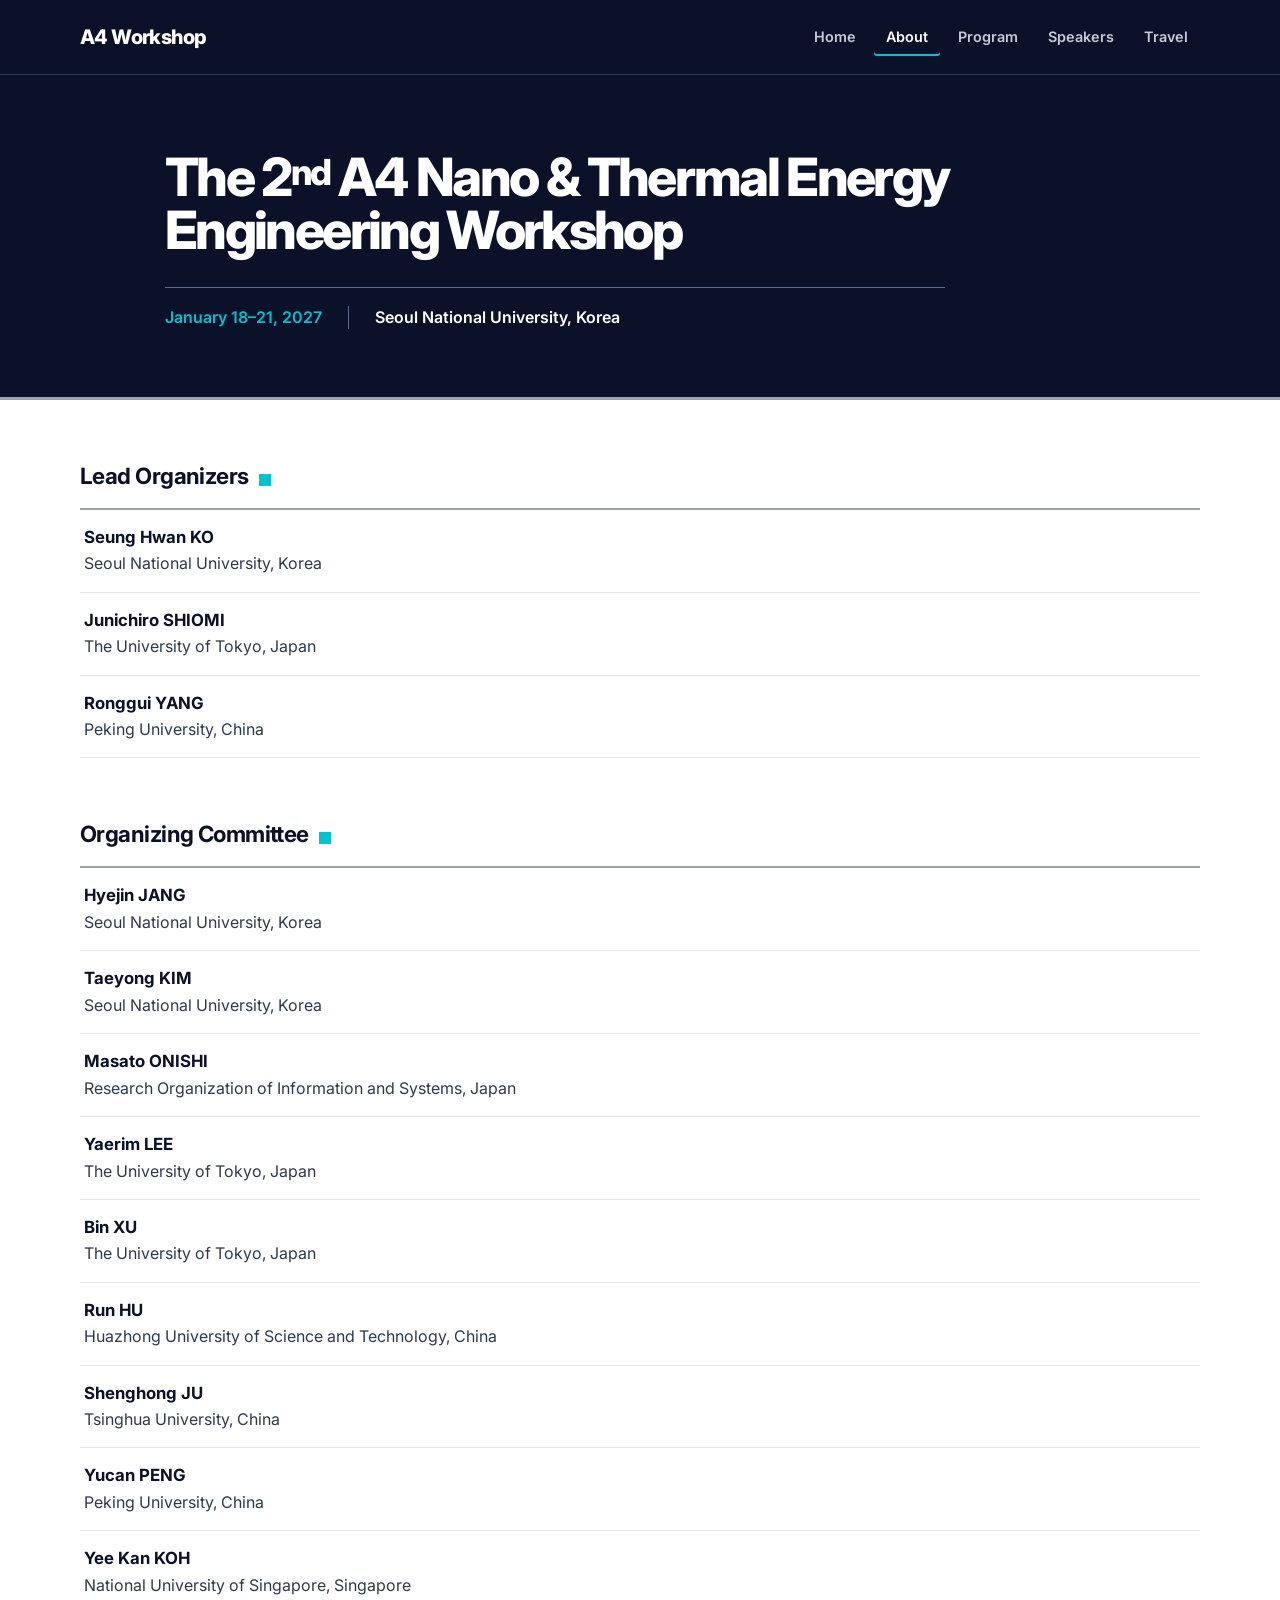
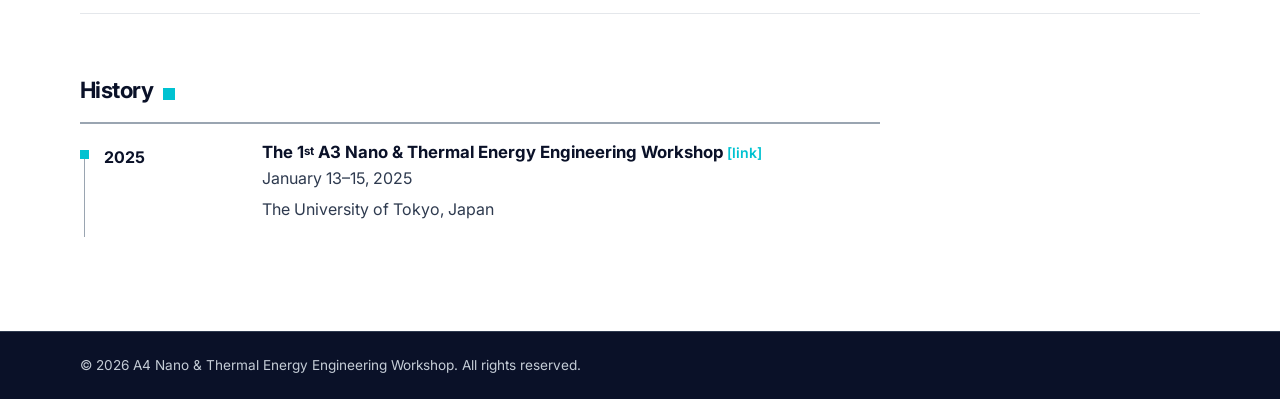
<file: index.html>
<!doctype html>
<html lang="en">
  <head>
    <meta charset="utf-8">
    <meta name="viewport" content="width=device-width, initial-scale=1">
    <meta name="description" content="A4 Workshop — academic workshop information.">
    <title>A4 Workshop</title>
    <link rel="preconnect" href="https://fonts.googleapis.com">
    <link rel="preconnect" href="https://fonts.gstatic.com" crossorigin>
    <link href="https://fonts.googleapis.com/css2?family=Inter:wght@400;500;600;700;800&display=swap" rel="stylesheet">
    <link rel="stylesheet" href="assets/css/style.css?v=20261013-2">
    <script src="assets/js/main.js" defer></script>
  </head>
  <body>
    <header class="site-header">
      <div class="container header-inner">
        <a class="brand" href="index.html" aria-label="A4 Workshop home">A4 Workshop</a>
        <button class="menu-toggle" type="button" aria-expanded="false" aria-controls="primary-navigation">Menu</button>
        <nav id="primary-navigation" class="primary-navigation" aria-label="Primary navigation">
          <a href="https://a4workshop2027.org/2027/" target="_blank" rel="noopener noreferrer">Home</a>
          <a class="active" aria-current="page" href="index.html">About</a>
          <div class="nav-group">
            <a class="program-link" href="program-at-a-glance.html">Program</a>
            <div id="program-submenu" class="program-submenu">
              <a href="program-at-a-glance.html">Program at a Glance</a>
              <a href="program.html">Full Program</a>
            </div>
          </div>
          <a href="speakers.html">Speakers</a>
          <a href="travel.html">Travel</a>
        </nav>
      </div>
    </header>

    <main>
      <section class="page-hero home-hero">
        <div class="container home-hero-content">
          <h1>The 2<sup>nd</sup> A4 Nano &amp; Thermal Energy Engineering Workshop</h1>
          <div class="hero-event-details" aria-label="Workshop date and venue">
            <p><time datetime="2027-01-18">January 18</time>–<time datetime="2027-01-21">21, 2027</time></p>
            <p>Seoul National University, Korea</p>
          </div>
        </div>
      </section>

      <section class="content-section home-content">
        <div class="container home-layout">
          <section class="home-section" aria-labelledby="lead-organizers-title">
            <h2 id="lead-organizers-title" class="heading-accent-end">Lead Organizers</h2>
            <div class="organizer-list" aria-label="Lead organizers">
              <article class="organizer-row organizer-row--person">
                <div>
                  <h3>Seung Hwan KO</h3>
                  <p>Seoul National University, Korea</p>
                </div>
              </article>
              <article class="organizer-row organizer-row--person">
                <div>
                  <h3>Junichiro SHIOMI</h3>
                  <p>The University of Tokyo, Japan</p>
                </div>
              </article>
              <article class="organizer-row organizer-row--person">
                <div>
                  <h3>Ronggui YANG</h3>
                  <p>Peking University, China</p>
                </div>
              </article>
            </div>
          </section>

          <section class="home-section" aria-labelledby="committee-title">
            <h2 id="committee-title" class="heading-accent-end">Organizing Committee</h2>
            <div class="organizer-list" aria-label="Organizing committee">
              <article class="organizer-row organizer-row--person">
                <div>
                  <h3>Hyejin JANG</h3>
                  <p>Seoul National University, Korea</p>
                </div>
              </article>
              <article class="organizer-row organizer-row--person">
                <div>
                  <h3>Taeyong KIM</h3>
                  <p>Seoul National University, Korea</p>
                </div>
              </article>
              <article class="organizer-row organizer-row--person">
                <div>
                  <h3>Masato ONISHI</h3>
                  <p>Research Organization of Information and Systems, Japan</p>
                </div>
              </article>
              <article class="organizer-row organizer-row--person">
                <div>
                  <h3>Yaerim LEE</h3>
                  <p>The University of Tokyo, Japan</p>
                </div>
              </article>
              <article class="organizer-row organizer-row--person">
                <div>
                  <h3>Bin XU</h3>
                  <p>The University of Tokyo, Japan</p>
                </div>
              </article>
              <article class="organizer-row organizer-row--person">
                <div>
                  <h3>Run HU</h3>
                  <p>Huazhong University of Science and Technology, China</p>
                </div>
              </article>
              <article class="organizer-row organizer-row--person">
                <div>
                  <h3>Shenghong JU</h3>
                  <p>Tsinghua University, China</p>
                </div>
              </article>
              <article class="organizer-row organizer-row--person">
                <div>
                  <h3>Yucan PENG</h3>
                  <p>Peking University, China</p>
                </div>
              </article>
              <article class="organizer-row organizer-row--person">
                <div>
                  <h3>Yee Kan KOH</h3>
                  <p>National University of Singapore, Singapore</p>
                </div>
              </article>
            </div>
          </section>

          <section class="home-section" aria-labelledby="history-title">
            <h2 id="history-title" class="heading-accent-end">History</h2>
            <ol class="history-list" aria-label="Workshop history">
              <li>
                <p class="history-year">2025</p>
                <div>
                  <h3>The 1<sup>st</sup> A3 Nano &amp; Thermal Energy Engineering Workshop <a href="https://www.phonon.t.u-tokyo.ac.jp/A3_workshop/2024/index.html" target="_blank" rel="noopener noreferrer">[link]</a></h3>
                  <p><time datetime="2025-01-13">January 13</time>–<time datetime="2025-01-15">15, 2025</time></p>
                  <p>The University of Tokyo, Japan</p>
                </div>
              </li>
            </ol>
          </section>
          </div>
      </section>
    </main>

    <footer class="site-footer"><div class="container">© 2026 A4 Nano &amp; Thermal Energy Engineering Workshop. All rights reserved.</div></footer>
  </body>
</html>
</file>
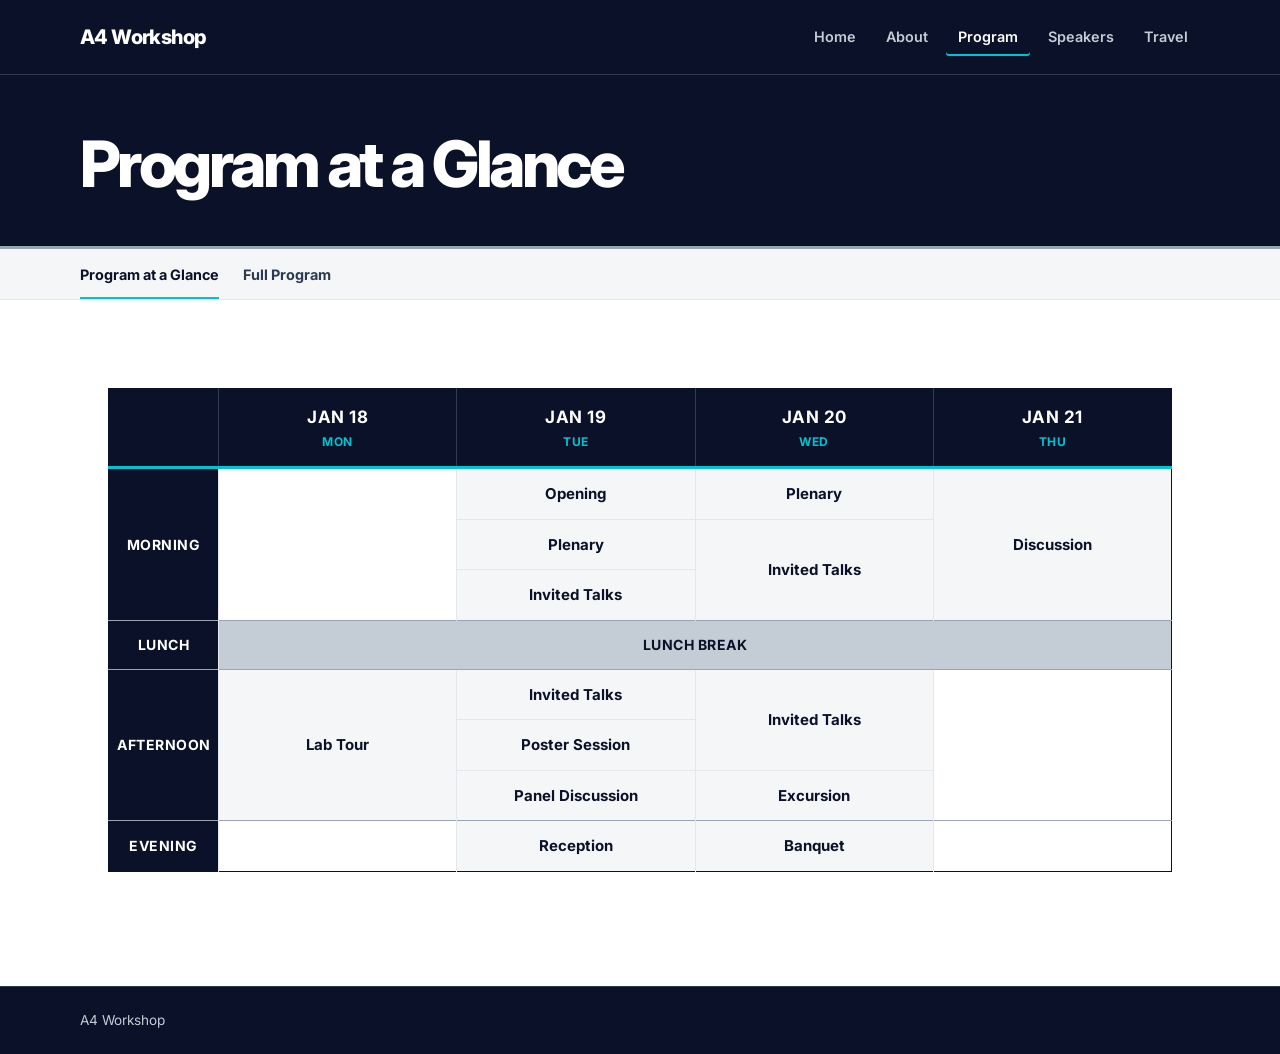
<file: program-at-a-glance.html>
<!doctype html>
<html lang="en">
  <head>
    <meta charset="utf-8">
    <meta name="viewport" content="width=device-width, initial-scale=1">
    <meta name="description" content="Program at a glance for A4 Workshop.">
    <title>Program at a Glance | A4 Workshop</title>
    <link rel="preconnect" href="https://fonts.googleapis.com">
    <link rel="preconnect" href="https://fonts.gstatic.com" crossorigin>
    <link href="https://fonts.googleapis.com/css2?family=Inter:wght@400;500;600;700;800&display=swap" rel="stylesheet">
    <link rel="stylesheet" href="assets/css/style.css?v=20261013-2">
    <script src="assets/js/main.js" defer></script>
  </head>
  <body>
    <header class="site-header">
      <div class="container header-inner">
        <a class="brand" href="index.html" aria-label="A4 Workshop home">A4 Workshop</a>
        <button class="menu-toggle" type="button" aria-expanded="false" aria-controls="primary-navigation">Menu</button>
        <nav id="primary-navigation" class="primary-navigation" aria-label="Primary navigation">
          <a href="https://a4workshop2027.org/2027/" target="_blank" rel="noopener noreferrer">Home</a>
          <a href="index.html">About</a>
          <div class="nav-group active">
            <a class="program-link active" href="program-at-a-glance.html">Program</a>
            <div id="program-submenu" class="program-submenu">
              <a class="active" aria-current="page" href="program-at-a-glance.html">Program at a Glance</a>
              <a href="program.html">Full Program</a>
            </div>
          </div>
          <a href="speakers.html">Speakers</a>
          <a href="travel.html">Travel</a>
        </nav>
      </div>
    </header>
    <main>
      <section class="page-hero"><div class="container"><h1>Program at a Glance</h1></div></section>
      <nav class="anchor-navigation" aria-label="Program pages">
        <div class="container">
          <a aria-current="page" href="program-at-a-glance.html">Program at a Glance</a>
          <a href="program.html">Full Program</a>
        </div>
      </nav>
      <section class="content-section"><div class="container">
        <figure class="program-overview">
          <figcaption class="visually-hidden">Four-day workshop overview, arranged by morning, lunch, afternoon, and evening.</figcaption>
          <div class="program-overview-scroll" tabindex="0" role="region" aria-label="Program at a Glance schedule. Scroll horizontally to view all dates.">
            <table class="program-overview-table">
              <thead>
                <tr>
                  <th scope="col"><span class="visually-hidden">Time of day</span></th>
                  <th scope="col">Jan 18<span>Mon</span></th>
                  <th scope="col">Jan 19<span>Tue</span></th>
                  <th scope="col">Jan 20<span>Wed</span></th>
                  <th scope="col">Jan 21<span>Thu</span></th>
                </tr>
              </thead>
              <tbody>
                <tr>
                  <th scope="rowgroup" rowspan="3">Morning</th>
                  <td class="schedule-empty" rowspan="3"></td>
                  <td>Opening</td>
                  <td>Plenary</td>
                  <td rowspan="3">Discussion</td>
                </tr>
                <tr>
                  <td>Plenary</td>
                  <td rowspan="2">Invited Talks</td>
                </tr>
                <tr>
                  <td>Invited Talks</td>
                </tr>
                <tr class="schedule-lunch">
                  <th scope="row">Lunch</th>
                  <td colspan="4">Lunch Break</td>
                </tr>
                <tr>
                  <th scope="rowgroup" rowspan="3">Afternoon</th>
                  <td rowspan="3">Lab Tour</td>
                  <td>Invited Talks</td>
                  <td rowspan="2">Invited Talks</td>
                  <td class="schedule-empty" rowspan="3"></td>
                </tr>
                <tr>
                  <td>Poster Session</td>
                </tr>
                <tr>
                  <td>Panel Discussion</td>
                  <td>Excursion</td>
                </tr>
                <tr class="schedule-evening">
                  <th scope="row">Evening</th>
                  <td class="schedule-empty"></td>
                  <td>Reception</td>
                  <td>Banquet</td>
                  <td class="schedule-empty"></td>
                </tr>
              </tbody>
            </table>
          </div>
        </figure>
      </div></section>
    </main>
    <footer class="site-footer"><div class="container">A4 Workshop</div></footer>
  </body>
</html>
</file>
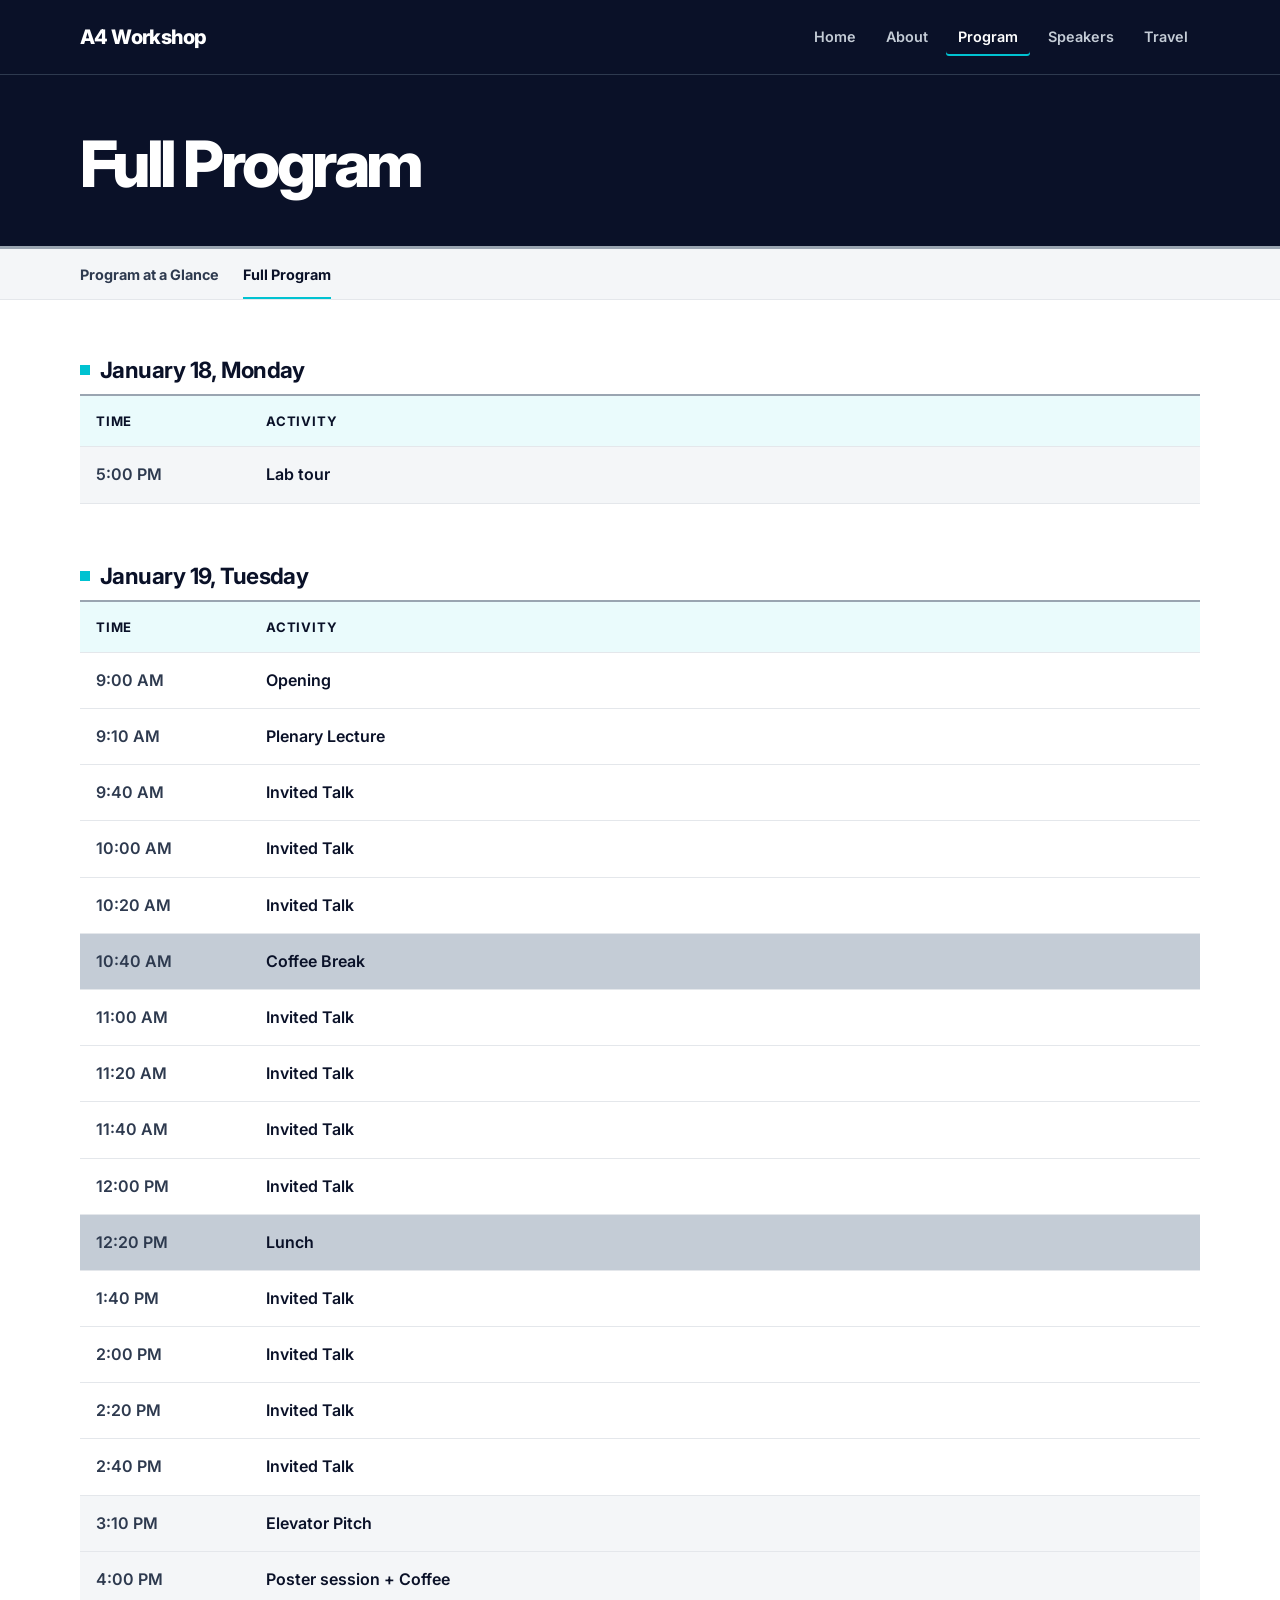
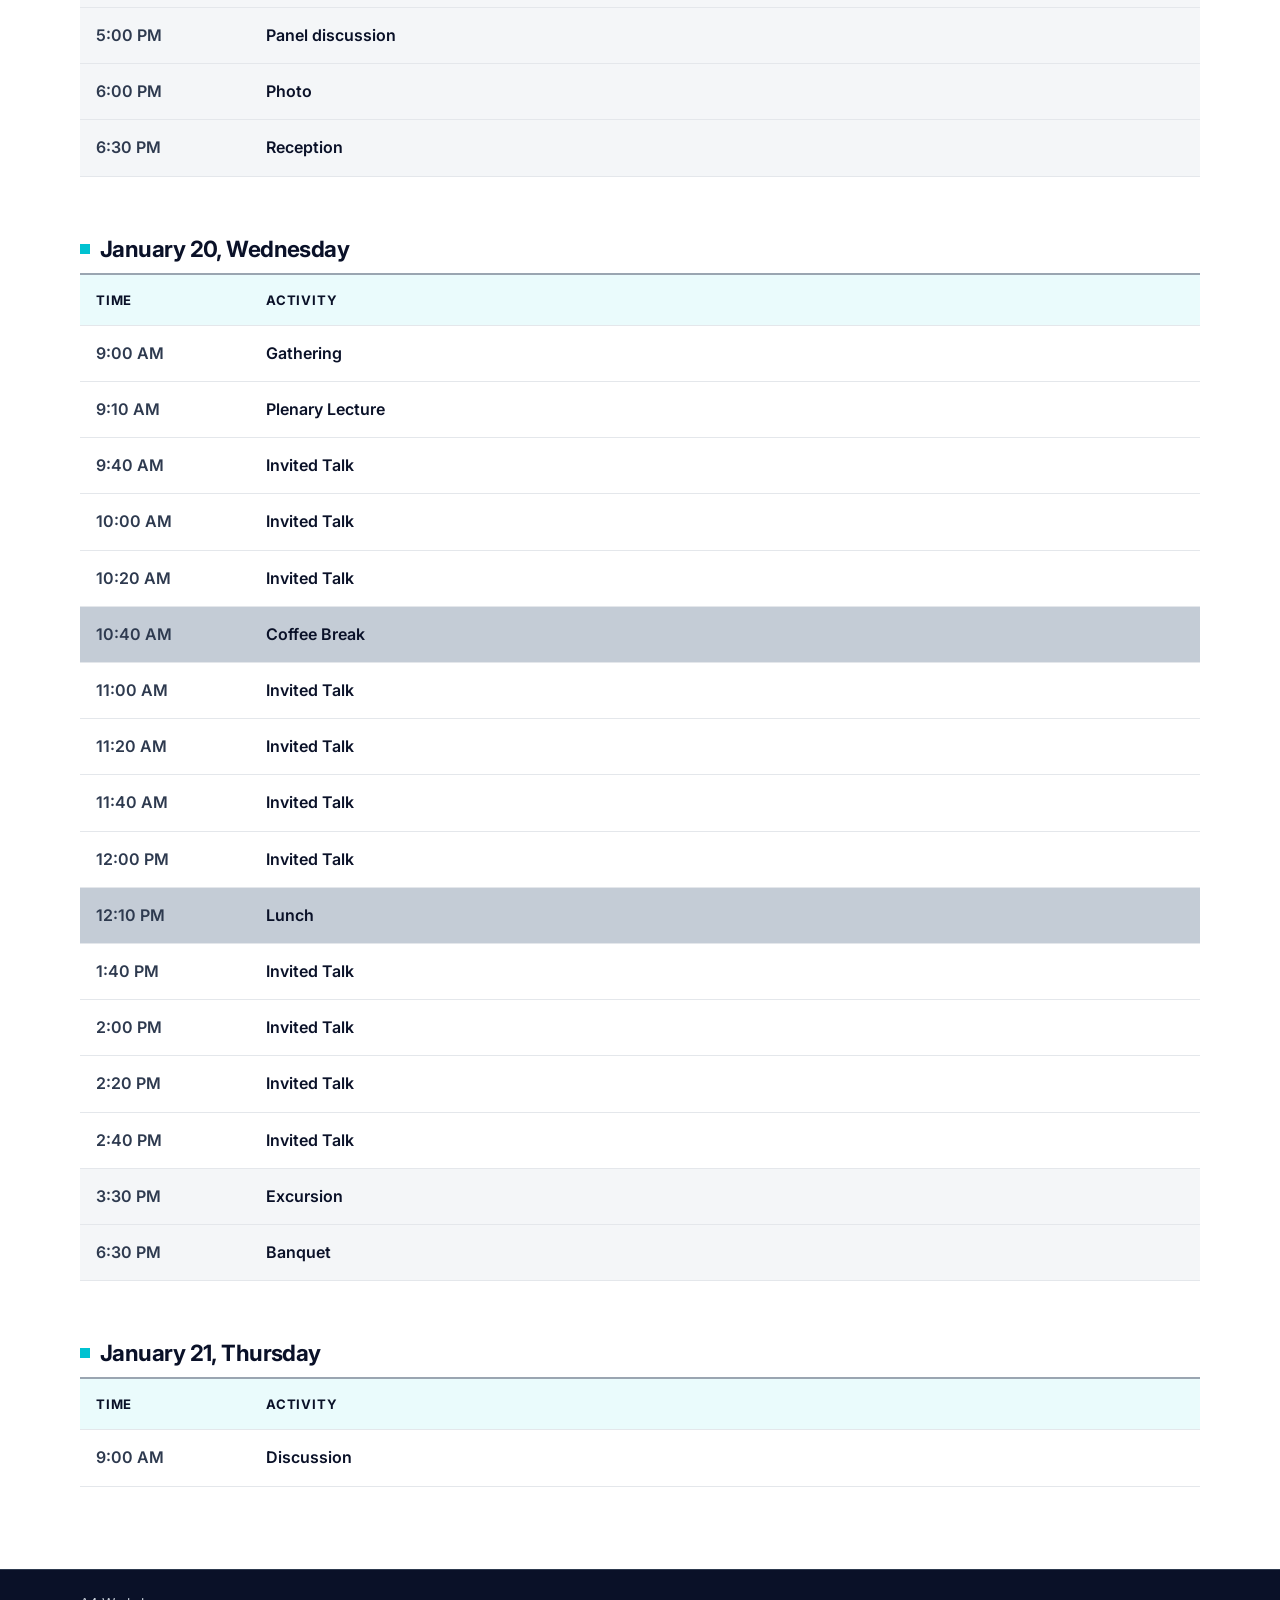
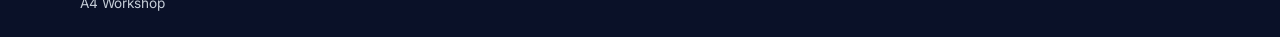
<file: program.html>
<!doctype html>
<html lang="en">
  <head>
    <meta charset="utf-8">
    <meta name="viewport" content="width=device-width, initial-scale=1">
    <meta name="description" content="Full program for A4 Workshop.">
    <title>Full Program | A4 Workshop</title>
    <link rel="preconnect" href="https://fonts.googleapis.com">
    <link rel="preconnect" href="https://fonts.gstatic.com" crossorigin>
    <link href="https://fonts.googleapis.com/css2?family=Inter:wght@400;500;600;700;800&display=swap" rel="stylesheet">
    <link rel="stylesheet" href="assets/css/style.css?v=20261013-2">
    <script src="assets/js/main.js" defer></script>
  </head>
  <body>
    <header class="site-header">
      <div class="container header-inner">
        <a class="brand" href="index.html" aria-label="A4 Workshop home">A4 Workshop</a>
        <button class="menu-toggle" type="button" aria-expanded="false" aria-controls="primary-navigation">Menu</button>
        <nav id="primary-navigation" class="primary-navigation" aria-label="Primary navigation">
          <a href="https://a4workshop2027.org/2027/" target="_blank" rel="noopener noreferrer">Home</a>
          <a href="index.html">About</a>
          <div class="nav-group active">
            <a class="program-link" href="program-at-a-glance.html">Program</a>
            <div id="program-submenu" class="program-submenu">
              <a href="program-at-a-glance.html">Program at a Glance</a>
              <a class="active" aria-current="page" href="program.html">Full Program</a>
            </div>
          </div>
          <a href="speakers.html">Speakers</a>
          <a href="travel.html">Travel</a>
        </nav>
      </div>
    </header>
    <main>
      <section class="page-hero"><div class="container"><h1>Full Program</h1></div></section>
      <nav class="anchor-navigation" aria-label="Program pages">
        <div class="container">
          <a href="program-at-a-glance.html">Program at a Glance</a>
          <a aria-current="page" href="program.html">Full Program</a>
        </div>
      </nav>
      <section class="content-section"><div class="container">
        <section class="full-program-day" aria-labelledby="january-18-program-title">
          <h2 id="january-18-program-title">January 18, Monday</h2>
          <div class="full-program-table-wrap"><table class="full-program-table"><thead><tr><th scope="col">Time</th><th scope="col">Activity</th></tr></thead><tbody>
            <tr class="program-social"><td><time datetime="17:00">5:00 PM</time></td><td>Lab tour</td></tr>
          </tbody></table></div>
        </section>

        <section class="full-program-day" aria-labelledby="january-19-program-title">
          <h2 id="january-19-program-title">January 19, Tuesday</h2>
          <div class="full-program-table-wrap"><table class="full-program-table"><thead><tr><th scope="col">Time</th><th scope="col">Activity</th></tr></thead><tbody>
            <tr><td><time datetime="09:00">9:00 AM</time></td><td>Opening</td></tr>
            <tr><td><time datetime="09:10">9:10 AM</time></td><td>Plenary Lecture</td></tr>
            <tr><td><time datetime="09:40">9:40 AM</time></td><td>Invited Talk</td></tr>
            <tr><td><time datetime="10:00">10:00 AM</time></td><td>Invited Talk</td></tr>
            <tr><td><time datetime="10:20">10:20 AM</time></td><td>Invited Talk</td></tr>
            <tr class="program-break"><td><time datetime="10:40">10:40 AM</time></td><td>Coffee Break</td></tr>
            <tr><td><time datetime="11:00">11:00 AM</time></td><td>Invited Talk</td></tr>
            <tr><td><time datetime="11:20">11:20 AM</time></td><td>Invited Talk</td></tr>
            <tr><td><time datetime="11:40">11:40 AM</time></td><td>Invited Talk</td></tr>
            <tr><td><time datetime="12:00">12:00 PM</time></td><td>Invited Talk</td></tr>
            <tr class="program-break"><td><time datetime="12:20">12:20 PM</time></td><td>Lunch</td></tr>
            <tr><td><time datetime="13:40">1:40 PM</time></td><td>Invited Talk</td></tr>
            <tr><td><time datetime="14:00">2:00 PM</time></td><td>Invited Talk</td></tr>
            <tr><td><time datetime="14:20">2:20 PM</time></td><td>Invited Talk</td></tr>
            <tr><td><time datetime="14:40">2:40 PM</time></td><td>Invited Talk</td></tr>
            <tr class="program-social"><td><time datetime="15:10">3:10 PM</time></td><td>Elevator Pitch</td></tr>
            <tr class="program-social"><td><time datetime="16:00">4:00 PM</time></td><td>Poster session + Coffee</td></tr>
            <tr class="program-social"><td><time datetime="17:00">5:00 PM</time></td><td>Panel discussion</td></tr>
            <tr class="program-social"><td><time datetime="18:00">6:00 PM</time></td><td>Photo</td></tr>
            <tr class="program-social"><td><time datetime="18:30">6:30 PM</time></td><td>Reception</td></tr>
          </tbody></table></div>
        </section>

        <section class="full-program-day" aria-labelledby="january-20-program-title">
          <h2 id="january-20-program-title">January 20, Wednesday</h2>
          <div class="full-program-table-wrap"><table class="full-program-table"><thead><tr><th scope="col">Time</th><th scope="col">Activity</th></tr></thead><tbody>
            <tr><td><time datetime="09:00">9:00 AM</time></td><td>Gathering</td></tr>
            <tr><td><time datetime="09:10">9:10 AM</time></td><td>Plenary Lecture</td></tr>
            <tr><td><time datetime="09:40">9:40 AM</time></td><td>Invited Talk</td></tr>
            <tr><td><time datetime="10:00">10:00 AM</time></td><td>Invited Talk</td></tr>
            <tr><td><time datetime="10:20">10:20 AM</time></td><td>Invited Talk</td></tr>
            <tr class="program-break"><td><time datetime="10:40">10:40 AM</time></td><td>Coffee Break</td></tr>
            <tr><td><time datetime="11:00">11:00 AM</time></td><td>Invited Talk</td></tr>
            <tr><td><time datetime="11:20">11:20 AM</time></td><td>Invited Talk</td></tr>
            <tr><td><time datetime="11:40">11:40 AM</time></td><td>Invited Talk</td></tr>
            <tr><td><time datetime="12:00">12:00 PM</time></td><td>Invited Talk</td></tr>
            <tr class="program-break"><td><time datetime="12:10">12:10 PM</time></td><td>Lunch</td></tr>
            <tr><td><time datetime="13:40">1:40 PM</time></td><td>Invited Talk</td></tr>
            <tr><td><time datetime="14:00">2:00 PM</time></td><td>Invited Talk</td></tr>
            <tr><td><time datetime="14:20">2:20 PM</time></td><td>Invited Talk</td></tr>
            <tr><td><time datetime="14:40">2:40 PM</time></td><td>Invited Talk</td></tr>
            <tr class="program-social"><td><time datetime="15:30">3:30 PM</time></td><td>Excursion</td></tr>
            <tr class="program-social"><td><time datetime="18:30">6:30 PM</time></td><td>Banquet</td></tr>
          </tbody></table></div>
        </section>

        <section class="full-program-day" aria-labelledby="january-21-program-title">
          <h2 id="january-21-program-title">January 21, Thursday</h2>
          <div class="full-program-table-wrap"><table class="full-program-table"><thead><tr><th scope="col">Time</th><th scope="col">Activity</th></tr></thead><tbody>
            <tr><td><time datetime="09:00">9:00 AM</time></td><td>Discussion</td></tr>
          </tbody></table></div>
        </section>
      </div></section>
    </main>
    <footer class="site-footer"><div class="container">A4 Workshop</div></footer>
  </body>
</html>
</file>
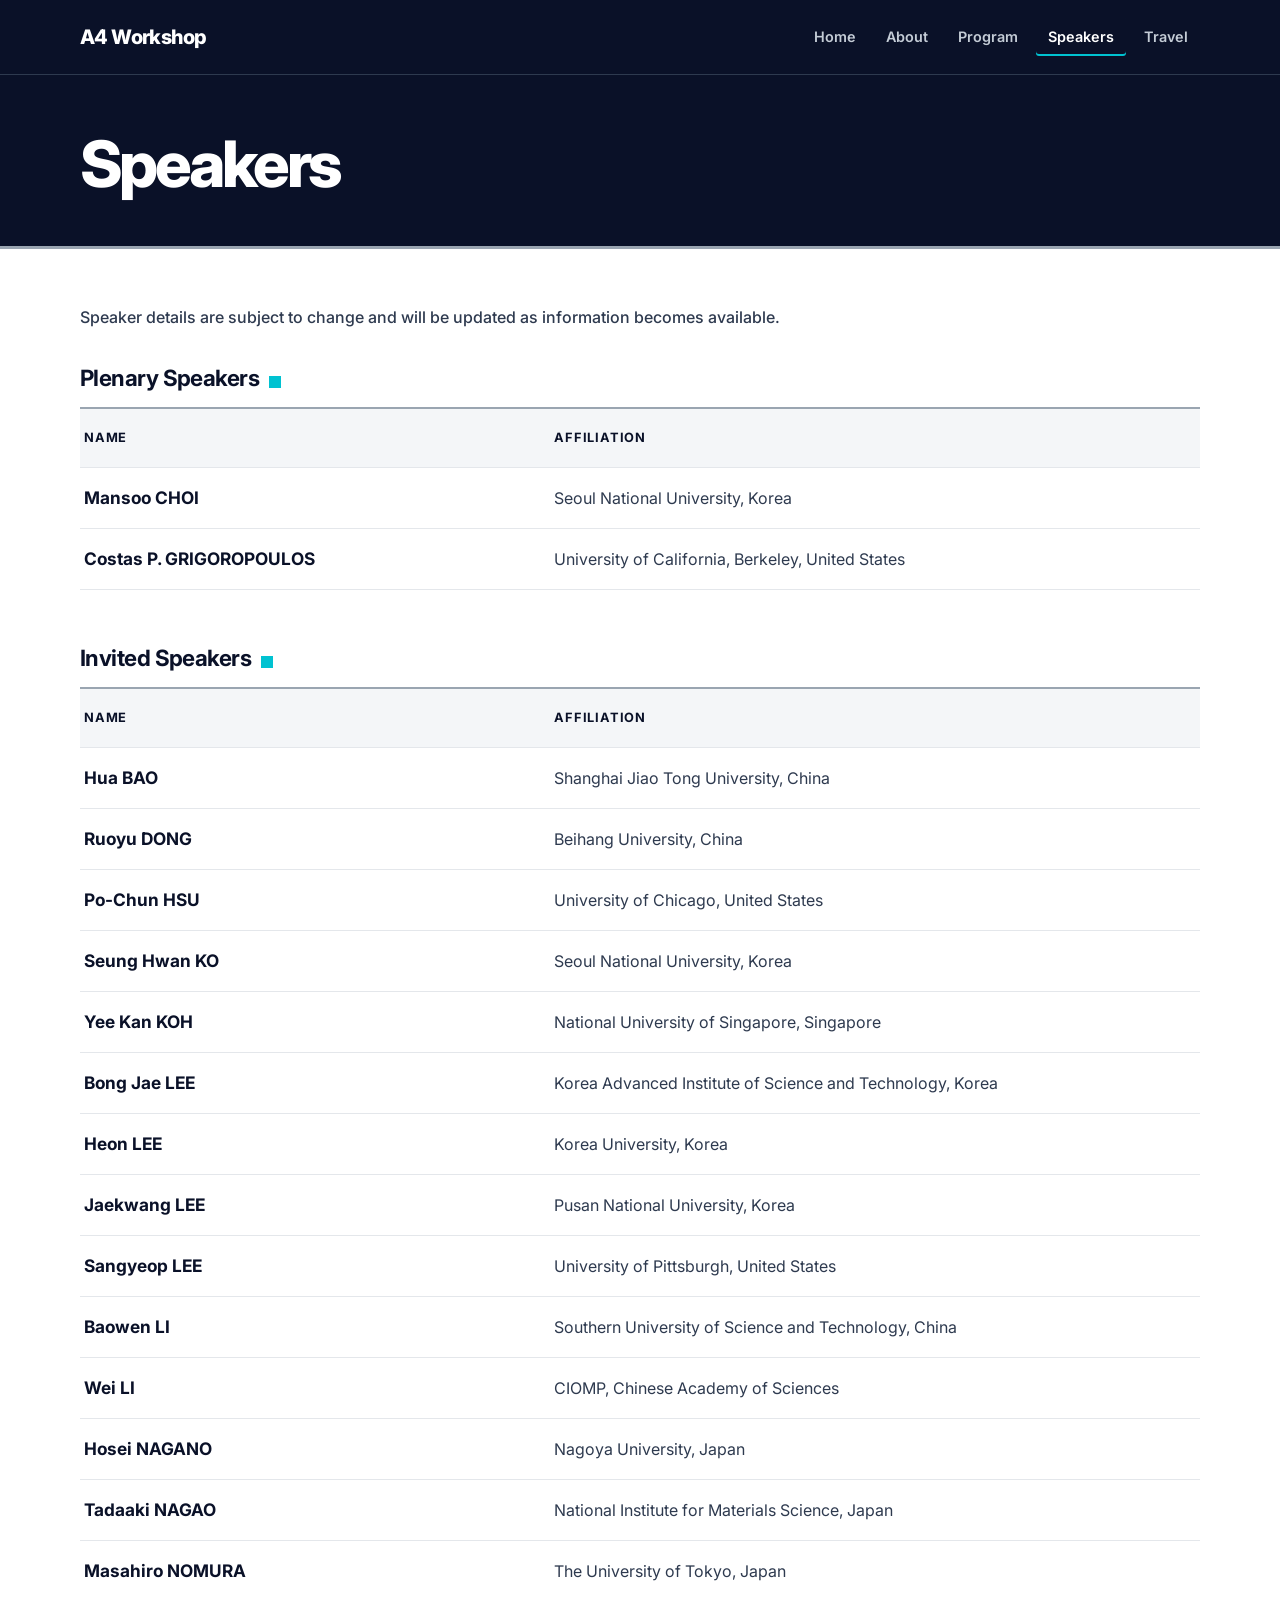
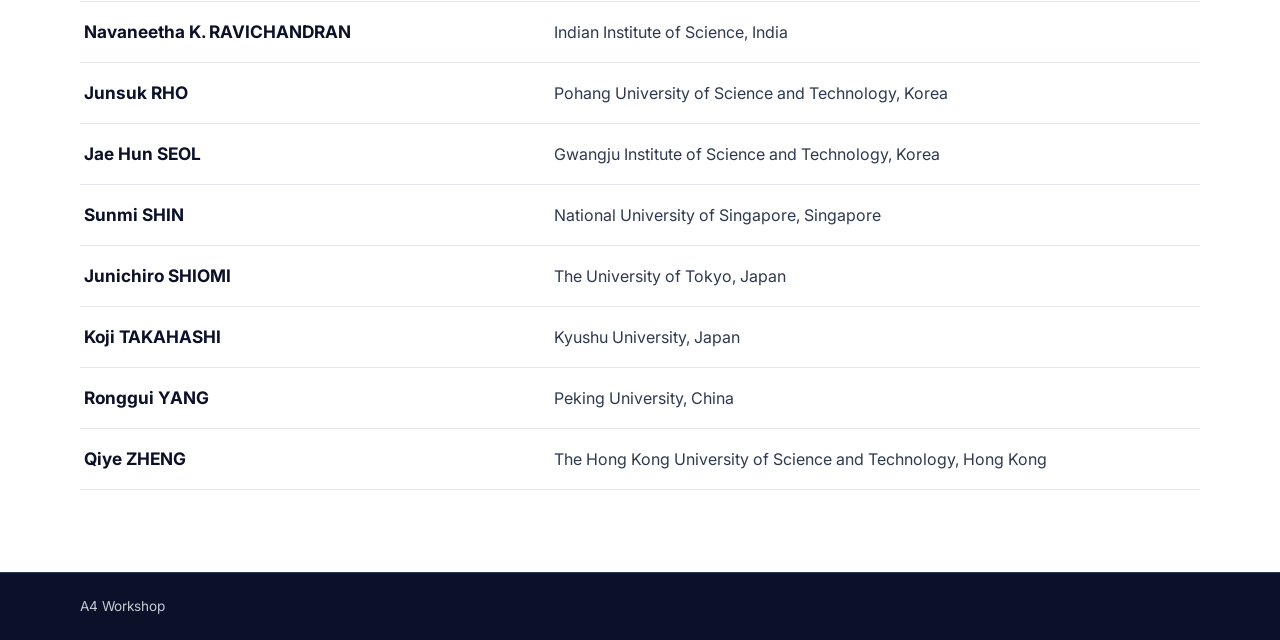
<file: speakers.html>
<!doctype html>
<html lang="en">
  <head>
    <meta charset="utf-8">
    <meta name="viewport" content="width=device-width, initial-scale=1">
    <meta name="description" content="Invited speakers at A4 Workshop.">
    <title>Invited Speakers | A4 Workshop</title>
    <link rel="preconnect" href="https://fonts.googleapis.com">
    <link rel="preconnect" href="https://fonts.gstatic.com" crossorigin>
    <link href="https://fonts.googleapis.com/css2?family=Inter:wght@400;500;600;700;800&display=swap" rel="stylesheet">
    <link rel="stylesheet" href="assets/css/style.css?v=20261013-2">
    <script src="assets/js/main.js" defer></script>
  </head>
  <body>
    <header class="site-header">
      <div class="container header-inner">
        <a class="brand" href="index.html" aria-label="A4 Workshop home">A4 Workshop</a>
        <button class="menu-toggle" type="button" aria-expanded="false" aria-controls="primary-navigation">Menu</button>
        <nav id="primary-navigation" class="primary-navigation" aria-label="Primary navigation">
          <a href="https://a4workshop2027.org/2027/" target="_blank" rel="noopener noreferrer">Home</a>
          <a href="index.html">About</a>
          <div class="nav-group">
            <a class="program-link" href="program-at-a-glance.html">Program</a>
            <div id="program-submenu" class="program-submenu">
              <a href="program-at-a-glance.html">Program at a Glance</a>
              <a href="program.html">Full Program</a>
            </div>
          </div>
          <a class="active" aria-current="page" href="speakers.html">Speakers</a>
          <a href="travel.html">Travel</a>
        </nav>
      </div>
    </header>

    <main>
      <section class="page-hero"><div class="container"><h1>Speakers</h1></div></section>
      <section class="content-section"><div class="container">
        <p class="speaker-notice">Speaker details are subject to change and will be updated as information becomes available.</p>
        <section class="speaker-section" aria-labelledby="plenary-speakers-title">
          <h2 id="plenary-speakers-title" class="speaker-heading-accent-end">Plenary Speakers</h2>
          <table class="speaker-table">
            <thead><tr><th scope="col">Name</th><th scope="col">Affiliation</th></tr></thead>
            <tbody>
              <tr><td>Mansoo CHOI</td><td>Seoul National University, Korea</td></tr>
              <tr><td>Costas P. GRIGOROPOULOS</td><td>University of California, Berkeley, United States</td></tr>
            </tbody>
          </table>
        </section>
        <section class="speaker-section" aria-labelledby="invited-speakers-title">
          <h2 id="invited-speakers-title" class="speaker-heading-accent-end">Invited Speakers</h2>
          <table class="speaker-table">
            <thead><tr><th scope="col">Name</th><th scope="col">Affiliation</th></tr></thead>
            <tbody>
              <tr><td>Hua BAO</td><td>Shanghai Jiao Tong University, China</td></tr>
              <tr><td>Ruoyu DONG</td><td>Beihang University, China</td></tr>
              <tr><td>Po-Chun HSU</td><td>University of Chicago, United States</td></tr>
              <tr><td>Seung Hwan KO</td><td>Seoul National University, Korea</td></tr>
              <tr><td>Yee Kan KOH</td><td>National University of Singapore, Singapore</td></tr>
              <tr><td>Bong Jae LEE</td><td>Korea Advanced Institute of Science and Technology, Korea</td></tr>
              <tr><td>Heon LEE</td><td>Korea University, Korea</td></tr>
              <tr><td>Jaekwang LEE</td><td>Pusan National University, Korea</td></tr>
              <tr><td>Sangyeop LEE</td><td>University of Pittsburgh, United States</td></tr>
              <tr><td>Baowen LI</td><td>Southern University of Science and Technology, China</td></tr>
              <tr><td>Wei LI</td><td>CIOMP, Chinese Academy of Sciences</td></tr>
              <tr><td>Hosei NAGANO</td><td>Nagoya University, Japan</td></tr>
              <tr><td>Tadaaki NAGAO</td><td>National Institute for Materials Science, Japan</td></tr>
              <tr><td>Masahiro NOMURA</td><td>The University of Tokyo, Japan</td></tr>
              <tr><td>Navaneetha K. RAVICHANDRAN</td><td>Indian Institute of Science, India</td></tr>
              <tr><td>Junsuk RHO</td><td>Pohang University of Science and Technology, Korea</td></tr>
              <tr><td>Jae Hun SEOL</td><td>Gwangju Institute of Science and Technology, Korea</td></tr>
              <tr><td>Sunmi SHIN</td><td>National University of Singapore, Singapore</td></tr>
              <tr><td>Junichiro SHIOMI</td><td>The University of Tokyo, Japan</td></tr>
              <tr><td>Koji TAKAHASHI</td><td>Kyushu University, Japan</td></tr>
              <tr><td>Ronggui YANG</td><td>Peking University, China</td></tr>
              <tr><td>Qiye ZHENG</td><td>The Hong Kong University of Science and Technology, Hong Kong</td></tr>
            </tbody>
          </table>
        </section>
      </div></section>
    </main>
    <footer class="site-footer"><div class="container">A4 Workshop</div></footer>
  </body>
</html>
</file>
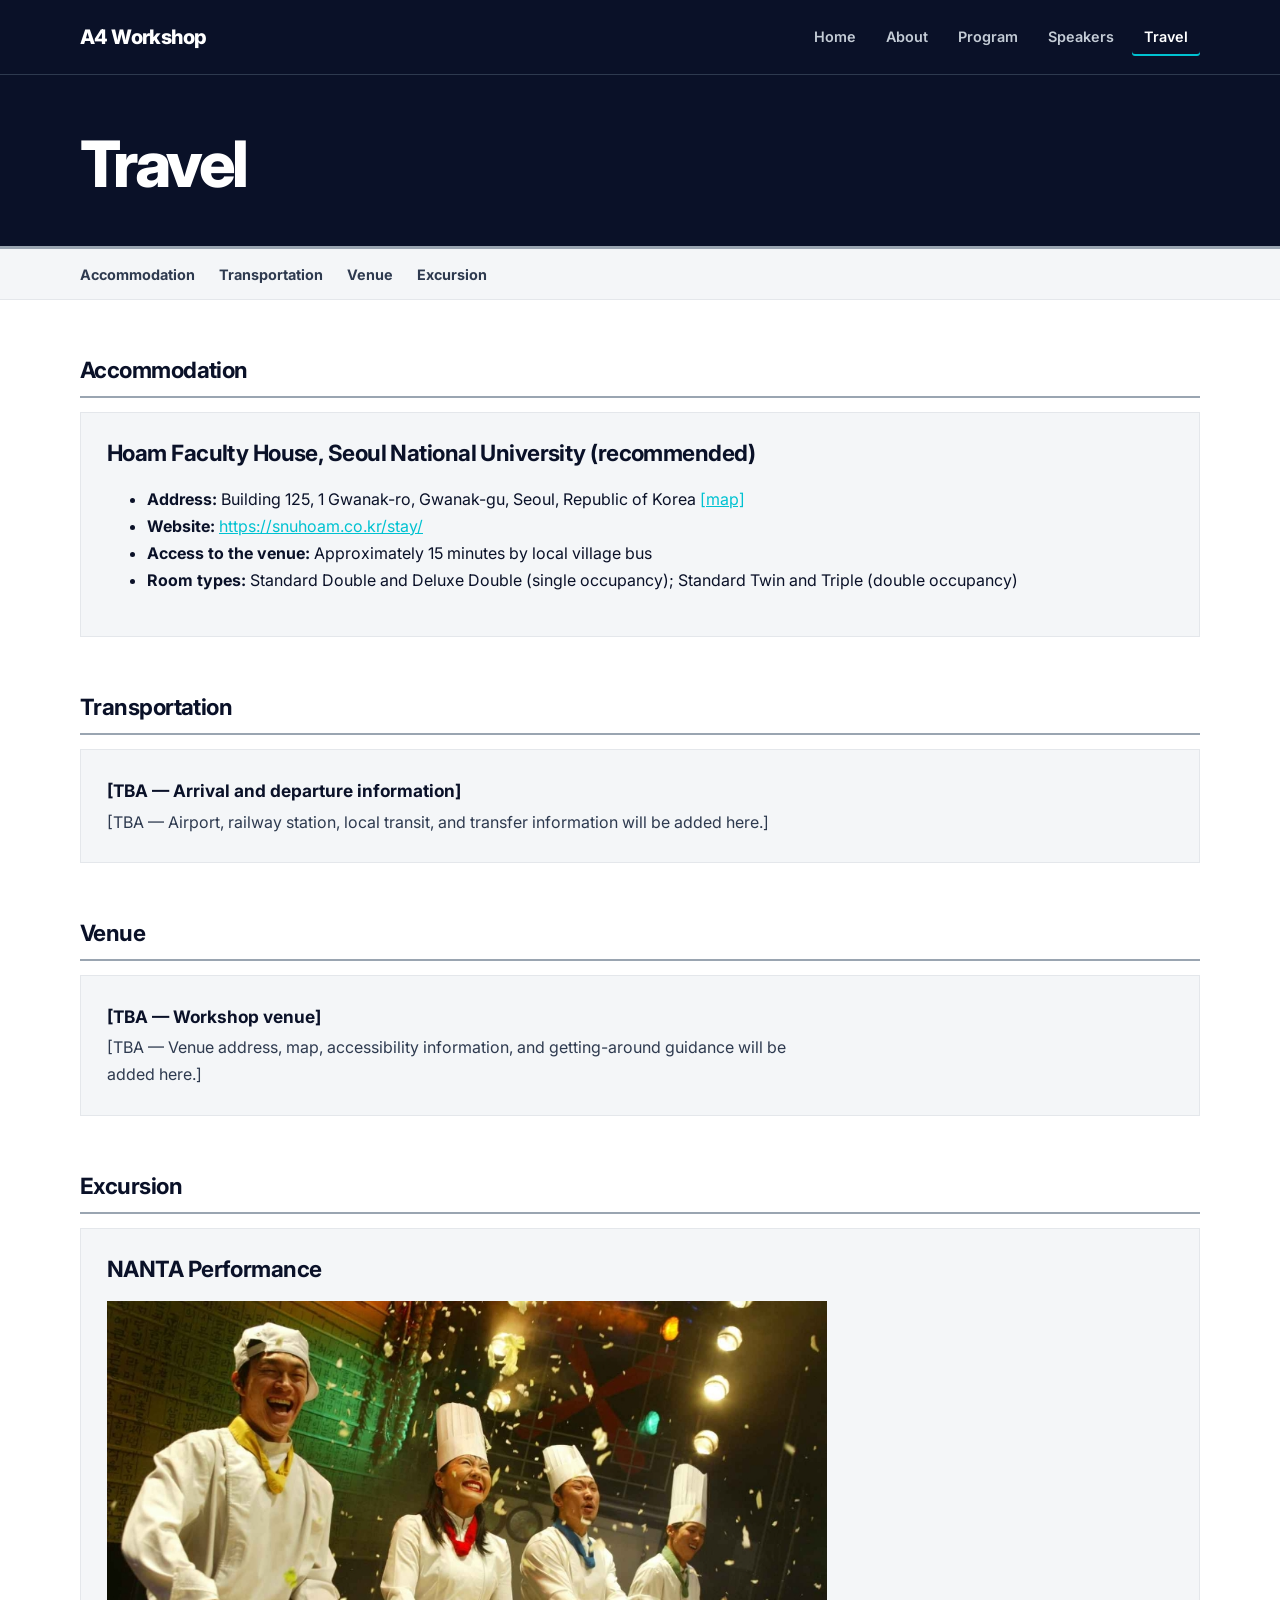
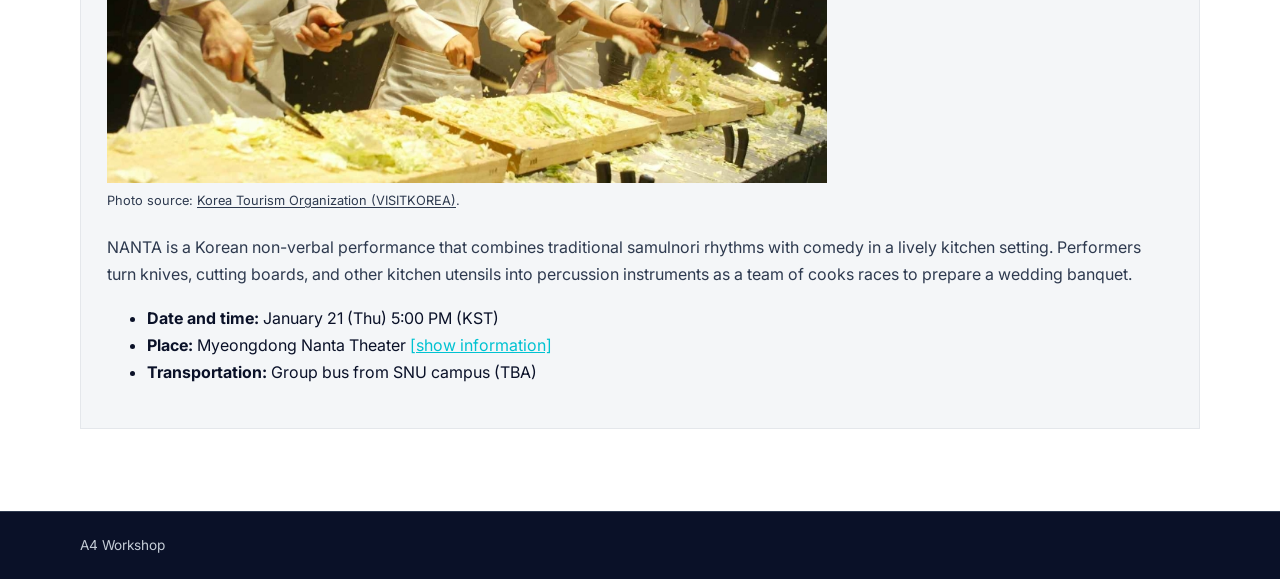
<file: travel.html>
<!doctype html>
<html lang="en">
  <head>
    <meta charset="utf-8">
    <meta name="viewport" content="width=device-width, initial-scale=1">
    <meta name="description" content="Travel information for A4 Workshop.">
    <title>Travel | A4 Workshop</title>
    <link rel="preconnect" href="https://fonts.googleapis.com">
    <link rel="preconnect" href="https://fonts.gstatic.com" crossorigin>
    <link href="https://fonts.googleapis.com/css2?family=Inter:wght@400;500;600;700;800&display=swap" rel="stylesheet">
    <link rel="stylesheet" href="assets/css/style.css?v=20261013-3">
    <script src="assets/js/main.js" defer></script>
  </head>
  <body>
    <header class="site-header">
      <div class="container header-inner">
        <a class="brand" href="index.html" aria-label="A4 Workshop home">A4 Workshop</a>
        <button class="menu-toggle" type="button" aria-expanded="false" aria-controls="primary-navigation">Menu</button>
        <nav id="primary-navigation" class="primary-navigation" aria-label="Primary navigation">
          <a href="https://a4workshop2027.org/2027/" target="_blank" rel="noopener noreferrer">Home</a>
          <a href="index.html">About</a>
          <div class="nav-group">
            <a class="program-link" href="program-at-a-glance.html">Program</a>
            <div id="program-submenu" class="program-submenu">
              <a href="program-at-a-glance.html">Program at a Glance</a>
              <a href="program.html">Full Program</a>
            </div>
          </div>
          <a href="speakers.html">Speakers</a>
          <a class="active" aria-current="page" href="travel.html">Travel</a>
        </nav>
      </div>
    </header>
    <main>
      <section class="page-hero"><div class="container"><h1>Travel</h1></div></section>
      <section class="anchor-navigation" aria-label="Travel sections"><div class="container"><a href="#accommodation">Accommodation</a><a href="#transportation">Transportation</a><a href="#venue">Venue</a><a href="#excursion">Excursion</a></div></section>
      <section class="content-section"><div class="container travel-layout">
        <section id="accommodation" class="travel-section">
          <div class="travel-section-heading"><h2>Accommodation</h2></div>
          <div class="travel-panel">
            <h2>Hoam Faculty House, Seoul National University (recommended)</h2>
            <ul>
              <li><strong>Address:</strong> Building 125, 1 Gwanak-ro, Gwanak-gu, Seoul, Republic of Korea <a href="https://maps.app.goo.gl/s8Qm3D7mYEPQbKzE9" target="_blank" rel="noopener noreferrer">[map]</a></li>
              <li><strong>Website:</strong> <a href="https://snuhoam.co.kr/stay/" target="_blank" rel="noopener noreferrer">https://snuhoam.co.kr/stay/</a></li>
              <li><strong>Access to the venue:</strong> Approximately 15 minutes by local village bus</li>
              <li><strong>Room types:</strong> Standard Double and Deluxe Double (single occupancy); Standard Twin and Triple (double occupancy)</li>
            </ul>
          </div>
        </section>
        <section id="transportation" class="travel-section"><div class="travel-section-heading"><h2>Transportation</h2></div><div class="travel-panel"><h3>[TBA — Arrival and departure information]</h3><p>[TBA — Airport, railway station, local transit, and transfer information will be added here.]</p></div></section>
        <section id="venue" class="travel-section"><div class="travel-section-heading"><h2>Venue</h2></div><div class="travel-panel"><h3>[TBA — Workshop venue]</h3><p>[TBA — Venue address, map, accessibility information, and getting-around guidance will be added here.]</p></div></section>
        <section id="excursion" class="travel-section" aria-labelledby="excursion-title">
          <div class="travel-section-heading"><h2 id="excursion-title">Excursion</h2></div>
          <div class="travel-panel">
            <h2>NANTA Performance</h2>
            <figure class="excursion-photo">
              <img src="assets/images/nanta-performance.jpg?v=20261013-2" width="940" height="629" alt="Four NANTA performers dressed as chefs chopping cabbage as leaves fly above their cutting boards." loading="lazy" decoding="async">
              <figcaption>Photo source: <a href="https://english.visitkorea.or.kr/svc/sp/kperformance/contentsView.do?dataSetId=91&amp;menuSn=894&amp;vcontsId=78959" target="_blank" rel="noopener noreferrer">Korea Tourism Organization (VISITKOREA)</a>.</figcaption>
            </figure>
            <p>NANTA is a Korean non-verbal performance that combines traditional samulnori rhythms with comedy in a lively kitchen setting. Performers turn knives, cutting boards, and other kitchen utensils into percussion instruments as a team of cooks races to prepare a wedding banquet.</p>
            <ul>
              <li><strong>Date and time:</strong> <time datetime="2027-01-21T17:00:00+09:00">January 21 (Thu) 5:00 PM (KST)</time></li>
              <li><strong>Place:</strong> Myeongdong Nanta Theater <a href="https://www.nanta.co.kr:452/en/show/detail.php?id=1" target="_blank" rel="noopener noreferrer">[show information]</a></li>
              <li><strong>Transportation:</strong> Group bus from SNU campus (TBA)</li>
            </ul>
          </div>
        </section>
      </div></section>
    </main>
    <footer class="site-footer"><div class="container">A4 Workshop</div></footer>
  </body>
</html>
</file>
<file: assets/css/style.css>
:root {
  --navy: #0A1128;
  --slate-navy: #2E3A4F;
  --soft-navy: #5B6B8C;
  --medium-gray: #9AA5B1;
  --light-gray: #E4E7EB;
  --off-white: #F4F6F8;
  --page-white: #FFFFFF;
  --cool-gray: #C4CCD6;
  --electric-cyan: #00C2D1;
  --max-width: 1120px;
}

* { box-sizing: border-box; }
html { scroll-behavior: smooth; }
body { margin: 0; background: var(--page-white); color: var(--navy); font: 400 16px/1.7 Inter, ui-sans-serif, system-ui, -apple-system, BlinkMacSystemFont, "Segoe UI", sans-serif; }
a { color: inherit; }
.container { width: min(calc(100% - 40px), var(--max-width)); margin-inline: auto; }

.site-header { position: sticky; top: 0; z-index: 10; background: var(--navy); border-bottom: 1px solid var(--slate-navy); }
.header-inner { min-height: 74px; display: flex; align-items: center; justify-content: space-between; gap: 24px; }
.brand { color: var(--page-white); font-size: 1.25rem; font-weight: 800; letter-spacing: -0.03em; text-decoration: none; }
.primary-navigation { display: flex; align-items: center; gap: 6px; }
.primary-navigation > a, .program-link { color: var(--cool-gray); font: 600 0.9rem/1.4 Inter, ui-sans-serif, system-ui, sans-serif; padding: 9px 12px; border: 0; border-radius: 3px; background: transparent; text-decoration: none; }
.primary-navigation > a:hover, .primary-navigation > a:focus-visible, .program-link:hover, .program-link:focus-visible { color: var(--navy); background: var(--electric-cyan); outline: none; }
.primary-navigation > a.active, .program-link.active, .nav-group.active > .program-link { color: var(--page-white); box-shadow: inset 0 -2px 0 var(--electric-cyan); }
.nav-group { position: relative; }
.program-link { display: block; }
.program-submenu { display: none; position: absolute; top: 100%; left: 0; z-index: 20; min-width: 218px; padding: 6px; border: 1px solid var(--slate-navy); background: var(--navy); box-shadow: 0 12px 24px rgb(10 17 40 / 20%); }.nav-group:hover .program-submenu, .nav-group:focus-within .program-submenu, .nav-group.is-open .program-submenu { display: block; }.program-submenu a { display: block; color: var(--cool-gray); padding: 9px 10px; font-size: 0.88rem; font-weight: 600; text-decoration: none; }.program-submenu a:hover, .program-submenu a:focus-visible, .program-submenu a.active { color: var(--navy); background: var(--electric-cyan); outline: none; }
.menu-toggle { display: none; border: 1px solid var(--medium-gray); border-radius: 3px; background: transparent; color: var(--page-white); padding: 7px 10px; font: inherit; }
.menu-toggle:focus-visible, a:focus-visible { outline: 3px solid var(--electric-cyan); outline-offset: 3px; }

.gateway { min-height: calc(100vh - 126px); display: grid; align-items: center; padding: 80px 0; background: var(--navy); }
.gateway-content { max-width: 850px; margin-left: max(20px, calc((100% - var(--max-width)) / 2)); }
h1, h2, h3, p { margin-top: 0; }
h1 { max-width: 700px; margin-bottom: 16px; color: var(--navy); font-size: clamp(2.6rem, 7vw, 5.4rem); font-weight: 800; line-height: 1.04; letter-spacing: -0.055em; }
sup, sub { font-size: 0.68em; font-weight: inherit; line-height: 0; vertical-align: baseline; } sup { vertical-align: 0.3em; } sub { vertical-align: -0.15em; }
h2 { font-size: 1.4rem; font-weight: 700; letter-spacing: -0.025em; line-height: 1.25; }
h3 { margin-bottom: 3px; font-size: 1.08rem; font-weight: 700; }
.gateway h1 { color: var(--page-white); }
.preview-notice { max-width: 610px; margin-bottom: 12px; color: var(--electric-cyan); font-size: 0.84rem; font-weight: 600; letter-spacing: 0.015em; }
.gateway-intro { max-width: 550px; margin-bottom: 42px; color: var(--cool-gray); font-size: 1.16rem; }
.gateway-links { display: grid; grid-template-columns: repeat(2, minmax(0, 1fr)); gap: 16px; }
.feature-link { min-height: 160px; display: grid; align-content: space-between; padding: 22px; border: 1px solid var(--slate-navy); background: var(--off-white); color: var(--navy); text-decoration: none; transition: border-color 0.16s ease, background-color 0.16s ease, transform 0.16s ease; }
.feature-link:hover, .feature-link:focus-visible { border-color: var(--electric-cyan); background: var(--page-white); transform: translateY(-2px); }
.feature-link span, .feature-link small { color: var(--slate-navy); font-size: 0.83rem; }.feature-link strong { font-size: 1.3rem; font-weight: 700; }

.page-hero { padding: 56px 0 48px; background: var(--navy); border-bottom: 3px solid var(--medium-gray); }
.page-hero h1 { margin-bottom: 0; color: var(--page-white); font-size: clamp(2.5rem, 5vw, 4.4rem); }
.content-section { padding: 56px 0 82px; background: var(--page-white); }.section-note { max-width: 850px; margin-bottom: 30px; padding: 15px 17px; border-left: 3px solid var(--electric-cyan); background: var(--off-white); color: var(--slate-navy); font-size: 0.95rem; }

.home-hero { padding-block: 76px 68px; }.home-hero-content { max-width: 950px; }.home-hero h1 { max-width: 920px; font-size: clamp(1.875rem, 4.125vw, 3.75rem); line-height: 1.08; letter-spacing: -0.05em; }.hero-event-details { display: flex; flex-wrap: wrap; align-items: center; gap: 12px 26px; max-width: 780px; margin-top: 30px; padding-top: 18px; border-top: 1px solid var(--soft-navy); }.hero-event-details p { margin: 0; color: var(--page-white); font-size: 1rem; font-weight: 600; line-height: 1.45; }.hero-event-details p:first-child { color: var(--electric-cyan); }.hero-event-details p + p { padding-left: 26px; border-left: 1px solid var(--soft-navy); }.home-content { padding-top: 62px; }.home-layout { display: grid; gap: 62px; }.home-section h2 { display: flex; align-items: center; gap: 10px; margin-bottom: 18px; }.home-section h2::before { content: ""; width: 10px; height: 10px; flex: 0 0 auto; background: var(--electric-cyan); }.organizer-list { border-top: 2px solid var(--medium-gray); }.organizer-row { display: grid; grid-template-columns: minmax(0, 1fr); align-items: baseline; padding: 20px 4px; border-bottom: 1px solid var(--light-gray); }.organizer-row h3, .history-list h3 { margin-bottom: 4px; color: var(--navy); font-size: 1.05rem; }.organizer-row p, .history-list p { margin-bottom: 0; color: var(--slate-navy); }.history-list { position: relative; display: grid; gap: 0; max-width: 800px; margin: 0; padding: 20px 0 0; border-top: 2px solid var(--medium-gray); list-style: none; }.history-list::before { content: ""; position: absolute; top: 32px; bottom: 12px; left: 4px; width: 1px; background: var(--medium-gray); }.history-list li { position: relative; display: grid; grid-template-columns: 132px minmax(0, 1fr); gap: 26px; padding: 0 0 26px 24px; }.history-list li::before { content: ""; position: absolute; top: 6px; left: 0; width: 9px; height: 9px; background: var(--electric-cyan); }.history-list li p + p { margin-top: 4px; }.history-year { color: var(--navy) !important; font-weight: 700; }

.speaker-notice { max-width: 760px; margin: 0 0 34px; color: var(--slate-navy); font-size: 1rem; font-weight: 500; line-height: 1.6; }.speaker-section + .speaker-section { margin-top: 54px; }.speaker-section h2 { display: flex; align-items: center; gap: 10px; margin-bottom: 15px; color: var(--navy); }.speaker-section h2::before { content: ""; width: 10px; height: 10px; flex: 0 0 auto; background: var(--electric-cyan); }.speaker-table { width: 100%; border-collapse: collapse; border-top: 2px solid var(--medium-gray); }.speaker-table th, .speaker-table td { padding: 18px 4px; border-bottom: 1px solid var(--light-gray); text-align: left; vertical-align: top; }.speaker-table th { background: var(--off-white); color: var(--navy); font-size: 0.8rem; font-weight: 700; letter-spacing: 0.06em; text-transform: uppercase; }.speaker-table th:first-child, .speaker-table td:first-child { width: 42%; }.speaker-table td:first-child { color: var(--navy); font-size: 1.08rem; font-weight: 700; line-height: 1.35; }.speaker-table td:last-child { color: var(--slate-navy); line-height: 1.5; }.history-list h3 a { color: var(--electric-cyan); font-size: 0.84em; font-weight: 600; text-decoration: none; }.history-list h3 a:hover, .history-list h3 a:focus-visible { color: var(--navy); }.history-list h3 a:focus-visible { outline: 2px solid var(--electric-cyan); outline-offset: 3px; }

.full-program-day + .full-program-day { margin-top: 58px; }.full-program-day h2 { display: flex; align-items: center; gap: 10px; margin-bottom: 10px; color: var(--navy); }.full-program-day h2::before { content: ""; width: 10px; height: 10px; flex: 0 0 auto; background: var(--electric-cyan); }.full-program-table-wrap { overflow-x: auto; }.full-program-table { width: 100%; min-width: 460px; border-collapse: collapse; border-top: 2px solid var(--medium-gray); }.full-program-table th, .full-program-table td { padding: 14px 16px; border-bottom: 1px solid var(--light-gray); text-align: left; vertical-align: middle; }.full-program-table th { background: #EAFBFC; color: var(--navy); font-size: 0.82rem; font-weight: 700; letter-spacing: 0.06em; text-transform: uppercase; }.full-program-table th:first-child, .full-program-table td:first-child { width: 170px; }.full-program-table td { color: var(--slate-navy); }.full-program-table td:last-child { color: var(--navy); font-weight: 600; }.full-program-table time { color: inherit; font-weight: 600; }.full-program-table .program-break td { background: var(--cool-gray); }.full-program-table .program-social td { background: var(--off-white); }

.program-overview { margin: 0; padding: 32px 28px; background: var(--page-white); }.program-overview-scroll { overflow-x: auto; overscroll-behavior-inline: contain; }.program-overview-scroll:focus-visible { outline: 3px solid var(--electric-cyan); outline-offset: 3px; }.program-overview-table { width: 100%; min-width: 900px; border: 1px solid var(--navy); border-collapse: collapse; table-layout: fixed; }.program-overview-table thead th { padding: 14px 6px; background: var(--navy); border-bottom: 3px solid var(--electric-cyan); color: var(--page-white); font-size: 17px; font-weight: 700; letter-spacing: 0.5px; line-height: 1.7; text-align: center; text-transform: uppercase; }.program-overview-table thead th + th { border-left: 1px solid var(--slate-navy); }.program-overview-table thead th:first-child { width: 110px; }.program-overview-table thead span { display: block; color: var(--electric-cyan); font-size: 12px; font-weight: 700; }.program-overview-table tbody th { padding: 8px; background: var(--navy); border-top: 1.5px solid var(--medium-gray); color: var(--page-white); font-size: 14px; font-weight: 700; letter-spacing: 0.5px; line-height: 1.7; text-align: center; text-transform: uppercase; vertical-align: middle; }.program-overview-table tbody td { padding: 12px 8px; background: var(--off-white); border-top: 1px solid var(--light-gray); border-left: 1px solid var(--light-gray); color: var(--navy); font-size: 15px; font-weight: 700; line-height: 1.7; text-align: center; vertical-align: middle; }.program-overview-table tbody tr:first-child > * { border-top: 1.5px solid var(--medium-gray); }.program-overview-table .schedule-lunch > * { border-top: 1.5px solid var(--medium-gray); }.program-overview-table .schedule-lunch td { background: var(--cool-gray); font-size: 14px; letter-spacing: 0.5px; text-transform: uppercase; }.program-overview-table .schedule-lunch + tr > * { border-top: 1.5px solid var(--medium-gray); }.program-overview-table .schedule-evening > * { border-top: 1.5px solid var(--medium-gray); }.program-overview-table .schedule-empty { background: var(--page-white); }.glance-link { margin: 32px 0 0; }.glance-link a { color: var(--navy); font-weight: 700; text-decoration-color: var(--electric-cyan); text-decoration-thickness: 3px; text-underline-offset: 5px; }.visually-hidden { position: absolute; width: 1px; height: 1px; padding: 0; margin: -1px; overflow: hidden; clip: rect(0, 0, 0, 0); white-space: nowrap; border: 0; }
.anchor-navigation { border-bottom: 1px solid var(--light-gray); background: var(--off-white); }.anchor-navigation .container { display: flex; gap: 24px; overflow-x: auto; }.anchor-navigation a { flex: 0 0 auto; padding: 14px 0 12px; color: var(--slate-navy); font-size: 0.9rem; font-weight: 700; text-decoration: none; }.anchor-navigation a:hover, .anchor-navigation a:focus-visible { color: var(--navy); box-shadow: inset 0 -2px 0 var(--electric-cyan); outline: none; }.travel-layout { display: grid; gap: 56px; }.travel-section { scroll-margin-top: 110px; }.travel-section-heading { margin-bottom: 14px; border-bottom: 2px solid var(--medium-gray); }.travel-section-heading h2 { margin-bottom: 12px; }.travel-panel { padding: 26px; border: 1px solid var(--light-gray); background: var(--off-white); }.travel-panel h3 { color: var(--navy); }.travel-panel p { max-width: 720px; margin-bottom: 0; color: var(--slate-navy); }
.anchor-navigation a[aria-current="page"] { color: var(--navy); box-shadow: inset 0 -2px 0 var(--electric-cyan); }
.travel-panel a { color: var(--electric-cyan); }.travel-panel a:hover, .travel-panel a:focus-visible { color: var(--navy); }
#excursion { min-width: 0; }
#excursion .travel-panel p { max-width: none; }
.excursion-photo { max-width: 720px; margin: 0 0 24px; }
.excursion-photo img { display: block; width: 100%; height: auto; }
.excursion-photo figcaption { margin-top: 8px; color: var(--slate-navy); font-size: 0.8rem; line-height: 1.5; }
.excursion-photo figcaption a { color: var(--slate-navy); text-underline-offset: 2px; }

.site-footer { padding: 22px 0; background: var(--navy); border-top: 1px solid var(--slate-navy); color: var(--cool-gray); font-size: 0.85rem; }
.home-hero h1, .history-list h3 { line-height: 1; }
.speaker-section h2.speaker-heading-accent-end::before { content: none; }.speaker-section h2.speaker-heading-accent-end::after { content: ""; width: 12px; height: 12px; flex: 0 0 auto; align-self: flex-end; margin-bottom: 0.18em; background: var(--electric-cyan); }
.home-section h2.heading-accent-end::before { content: none; }.home-section h2.heading-accent-end::after { content: ""; width: 12px; height: 12px; flex: 0 0 auto; align-self: flex-end; margin-bottom: 0.18em; background: var(--electric-cyan); }
.organizer-row { padding: 16px 4px; }.organizer-row h3 { line-height: 1.35; }.organizer-row p { line-height: 1.45; }

@media (max-width: 720px) { .header-inner { min-height: 64px; flex-wrap: wrap; padding-block: 12px; }.menu-toggle { display: block; }.primary-navigation { display: none; width: 100%; flex-direction: column; align-items: stretch; padding-top: 4px; }.primary-navigation.is-open { display: flex; }.primary-navigation > a, .program-link { display: block; width: 100%; padding: 10px 0; text-align: left; }.primary-navigation > a.active, .program-link.active, .nav-group.active > .program-link { box-shadow: inset 2px 0 0 var(--electric-cyan); padding-left: 10px; }.nav-group { width: 100%; }.program-submenu { display: block; position: static; min-width: 0; margin: 2px 0 5px; padding: 4px 0 4px 12px; border: 0; border-left: 1px solid var(--slate-navy); box-shadow: none; }.program-submenu a { padding: 8px 10px; }.gateway { min-height: calc(100vh - 116px); padding: 58px 0; }.gateway-content { margin-left: auto; }.gateway-links { grid-template-columns: 1fr; }.page-hero { padding: 44px 0 36px; }.home-hero { padding-block: 56px 50px; }.home-hero h1 { font-size: clamp(1.725rem, 7.5vw, 2.625rem); letter-spacing: -0.045em; }.hero-event-details { display: grid; gap: 10px; margin-top: 24px; padding-top: 16px; }.hero-event-details p { font-size: 0.98rem; }.hero-event-details p + p { padding-left: 0; border-left: 0; }.home-content { padding-top: 46px; }.home-layout { gap: 46px; }.home-section h2 { gap: 9px; margin-bottom: 16px; }.home-section h2::before { width: 9px; height: 9px; }.organizer-row { grid-template-columns: 1fr; gap: 7px; padding: 17px 0; }.organizer-role { font-size: 0.92rem; }.history-list li { grid-template-columns: 1fr; gap: 5px; padding-left: 22px; }.speaker-notice { margin-bottom: 28px; font-size: 0.96rem; }.speaker-section h2 { gap: 9px; }.speaker-section h2::before { width: 9px; height: 9px; }.speaker-table, .speaker-table thead, .speaker-table tbody, .speaker-table tr, .speaker-table th, .speaker-table td { display: block; width: 100%; }.speaker-table thead tr { display: grid; grid-template-columns: 42% 58%; }.speaker-table th, .speaker-table td { padding: 13px 0; }.speaker-table th:first-child, .speaker-table td:first-child { width: auto; }.speaker-table tbody tr { padding: 17px 0; border-bottom: 1px solid var(--light-gray); }.speaker-table tbody td { border: 0; padding: 0; }.speaker-table tbody td + td { margin-top: 6px; font-size: 0.94rem; }.full-program-day + .full-program-day { margin-top: 44px; }.full-program-day h2 { gap: 9px; }.full-program-day h2::before { width: 9px; height: 9px; }.full-program-table { min-width: 440px; }.full-program-table th, .full-program-table td { padding: 12px 13px; }.full-program-table th:first-child, .full-program-table td:first-child { width: 142px; }.travel-layout { gap: 42px; } }
@media (prefers-reduced-motion: reduce) { html { scroll-behavior: auto; }.feature-link { transition: none; }.feature-link:hover { transform: none; } }
@media (max-width: 720px) { .organizer-row { padding: 14px 0; } }
</file>
